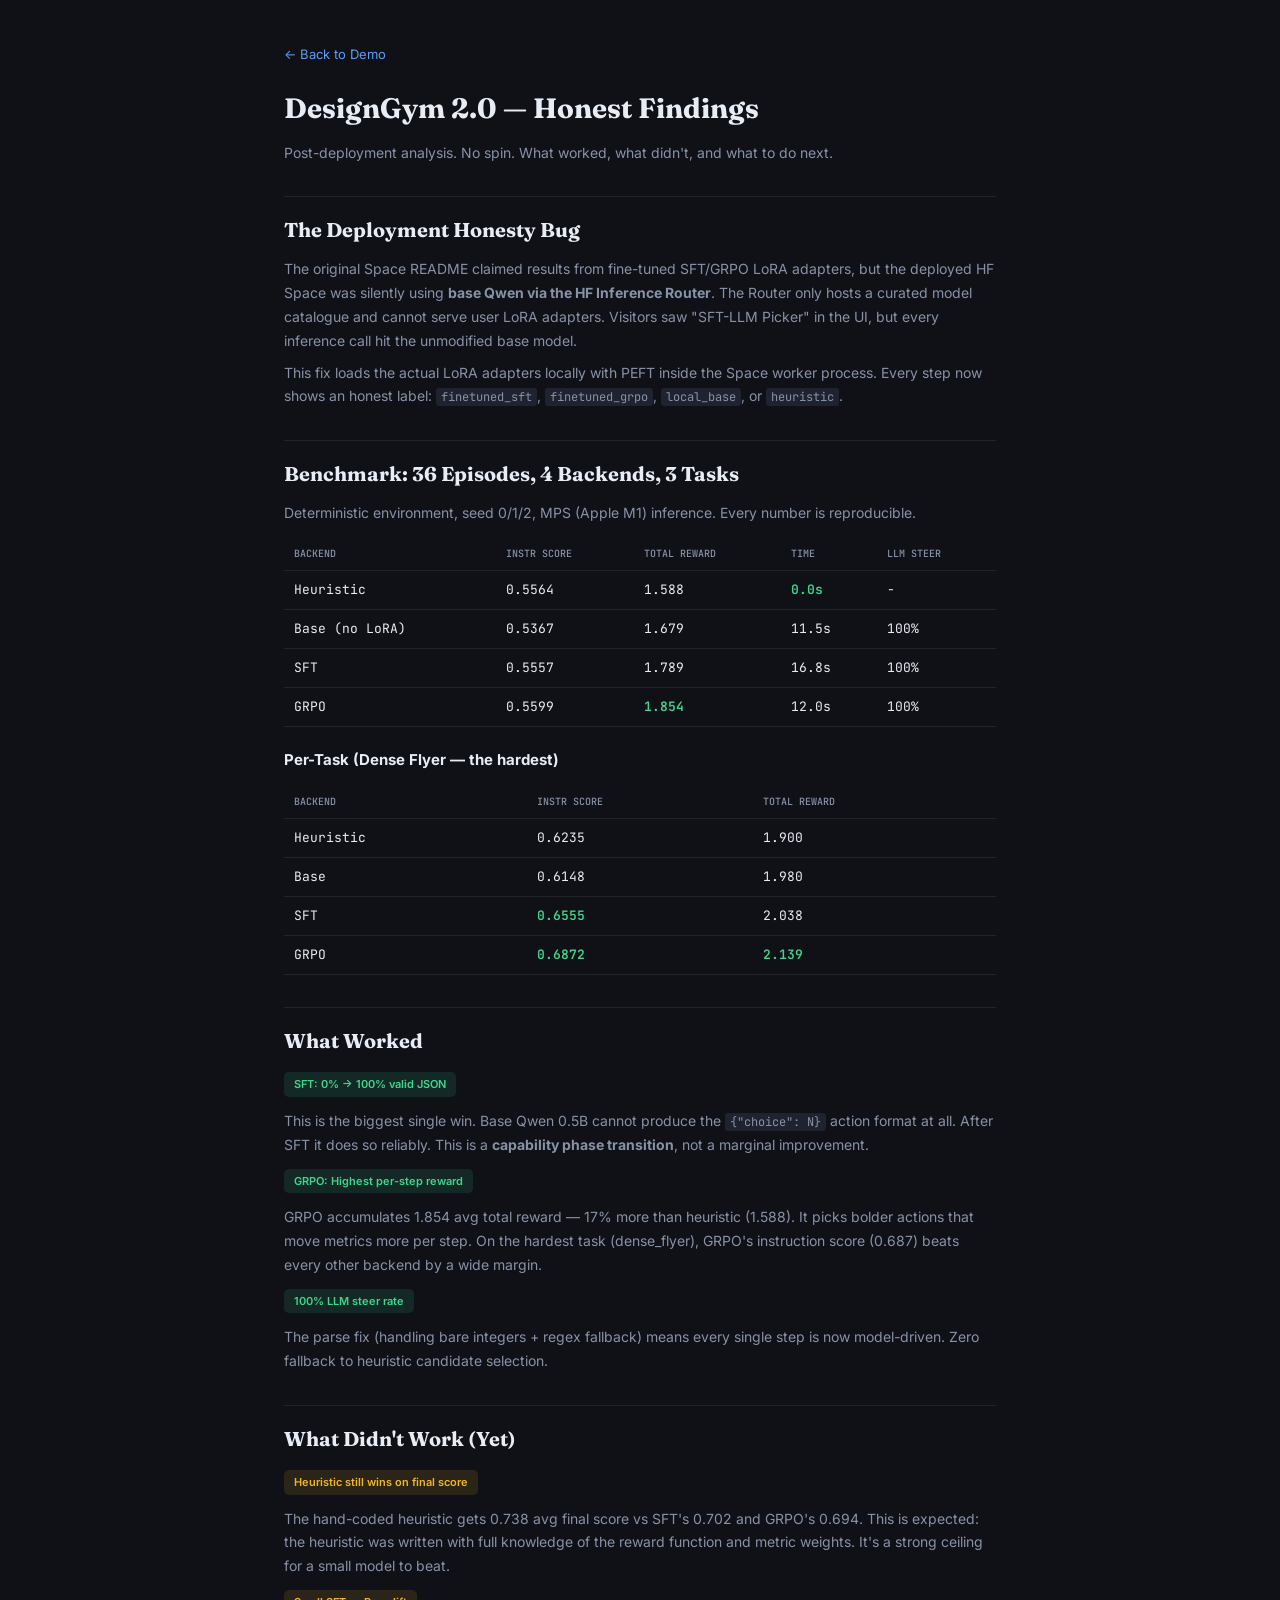
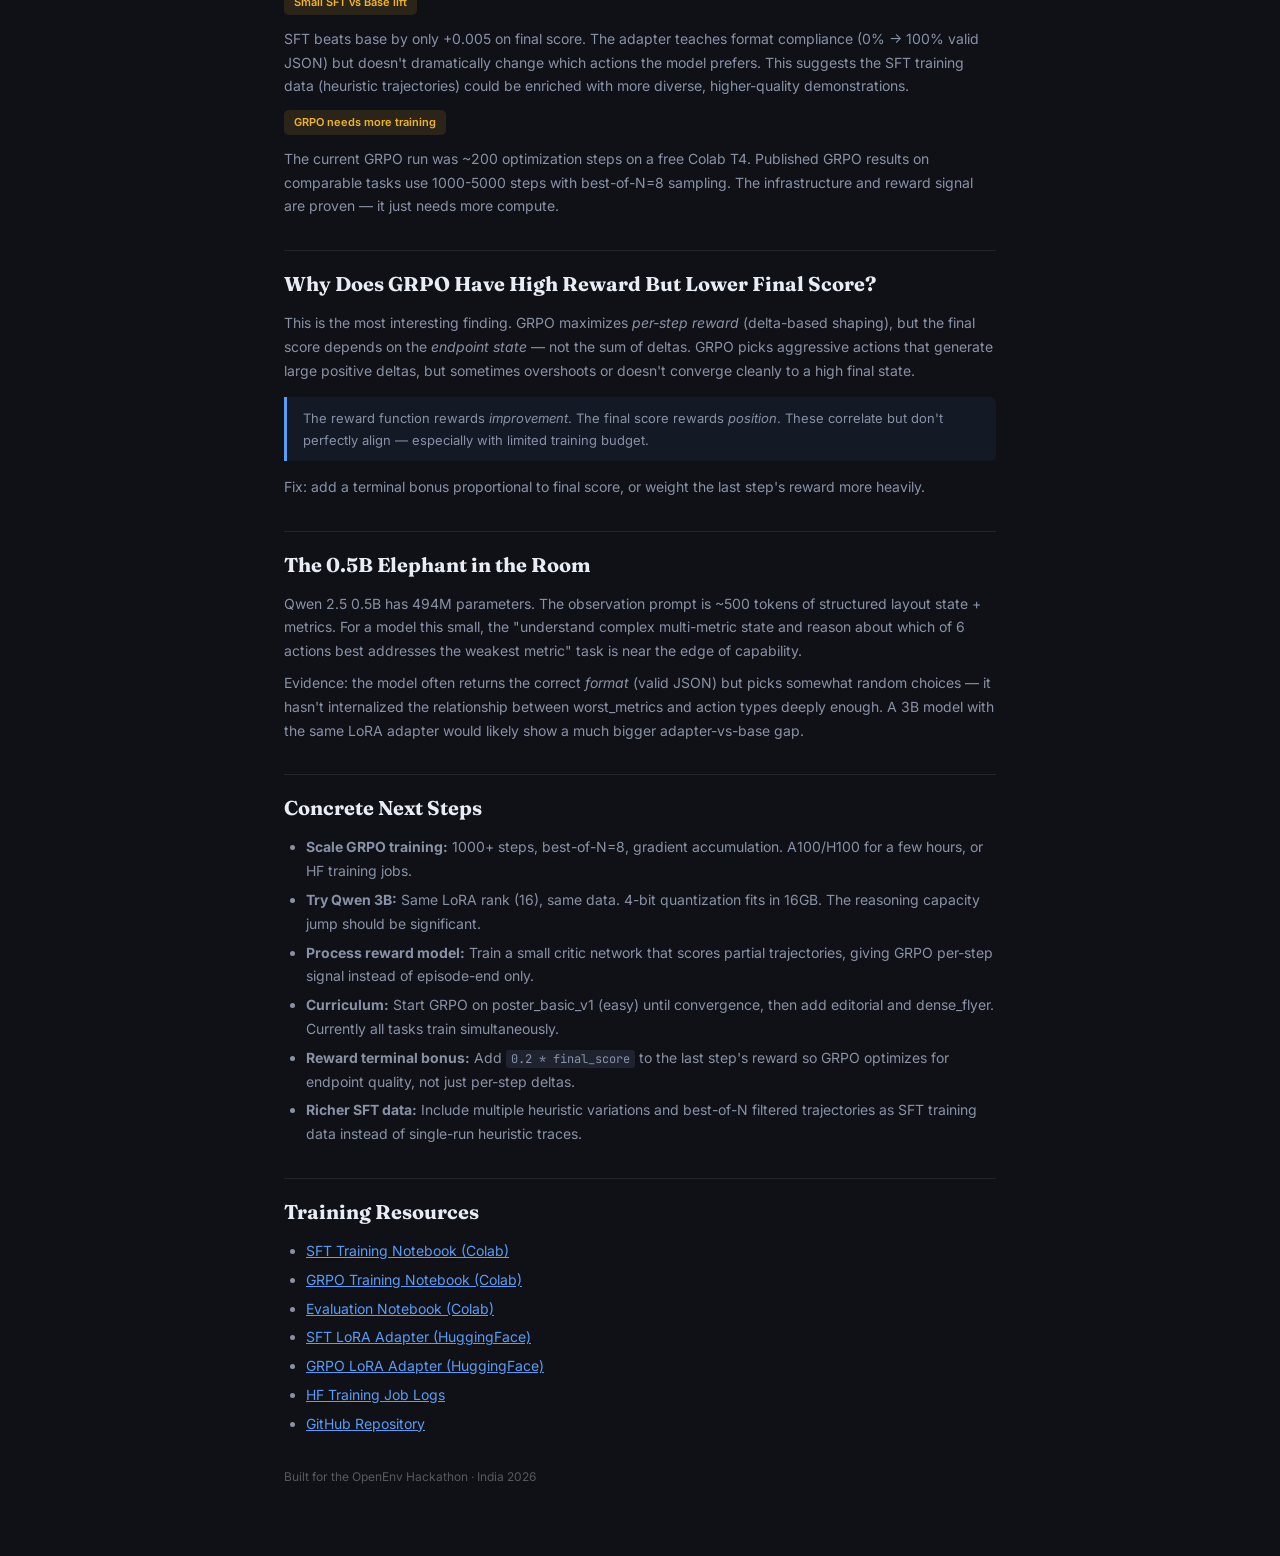
<file: web/findings.html>
<!DOCTYPE html>
<html lang="en">
<head>
  <meta charset="utf-8" />
  <title>DesignGym 2.0 — Honest Findings</title>
  <meta name="viewport" content="width=device-width, initial-scale=1" />
  <link href="https://fonts.googleapis.com/css2?family=Fraunces:opsz,wght@9..144,400;9..144,700&family=Inter:wght@400;500;600&family=JetBrains+Mono:wght@400;500&display=swap" rel="stylesheet" />
  <style>
    :root{--bg:#0f1117;--s1:#181b25;--s2:#1f2330;--bd:rgba(255,255,255,.08);--bd2:rgba(255,255,255,.14);--tx:#e8ecf4;--mt:#8892a6;--ac:#5b9cf5;--gn:#3dd68c;--am:#f0b429;--rd:#ef6461}
    *{box-sizing:border-box;margin:0}
    body{font-family:'Inter',system-ui,sans-serif;background:var(--bg);color:var(--tx);line-height:1.7;padding:0}
    .wrap{max-width:760px;margin:0 auto;padding:40px 24px 60px}
    h1{font-family:'Fraunces',Georgia,serif;font-size:28px;margin-bottom:6px}
    h2{font-family:'Fraunces',Georgia,serif;font-size:20px;margin:32px 0 10px;padding-top:16px;border-top:1px solid var(--bd)}
    h3{font-size:15px;margin:20px 0 6px}
    p{color:var(--mt);font-size:14px;margin:8px 0}
    a{color:var(--ac)}
    ul{color:var(--mt);font-size:14px;padding-left:22px}li{margin:5px 0}
    code{font-family:'JetBrains Mono',monospace;font-size:12px;background:var(--s2);padding:1px 5px;border-radius:3px}
    table{width:100%;border-collapse:collapse;font-size:13px;font-family:'JetBrains Mono',monospace;margin:12px 0}
    th,td{padding:8px 10px;border-bottom:1px solid var(--bd);text-align:left}
    th{font-size:10px;text-transform:uppercase;color:var(--mt);font-weight:500}
    .win{color:var(--gn);font-weight:600}
    .bad{color:var(--rd)}
    blockquote{border-left:3px solid var(--ac);padding:10px 16px;margin:14px 0;background:rgba(91,156,245,.06);border-radius:0 6px 6px 0;font-size:13px;color:var(--mt)}
    .back{display:inline-block;margin-bottom:20px;color:var(--ac);font-size:13px;text-decoration:none}
    .back:hover{text-decoration:underline}
    img{max-width:100%;border-radius:8px;margin:12px 0}
    .tag{display:inline-block;font-size:11px;padding:3px 10px;border-radius:5px;font-weight:600;margin:4px 4px 4px 0}
    .tag-g{background:rgba(61,214,140,.12);color:var(--gn)}
    .tag-a{background:rgba(240,180,41,.12);color:var(--am)}
    .tag-r{background:rgba(239,100,97,.12);color:var(--rd)}
  </style>
</head>
<body>
<div class="wrap">
  <a class="back" href="/">&larr; Back to Demo</a>
  <h1>DesignGym 2.0 — Honest Findings</h1>
  <p>Post-deployment analysis. No spin. What worked, what didn't, and what to do next.</p>

  <h2>The Deployment Honesty Bug</h2>
  <p>The original Space README claimed results from fine-tuned SFT/GRPO LoRA adapters, but the deployed HF Space was silently using <strong>base Qwen via the HF Inference Router</strong>. The Router only hosts a curated model catalogue and cannot serve user LoRA adapters. Visitors saw "SFT-LLM Picker" in the UI, but every inference call hit the unmodified base model.</p>
  <p>This fix loads the actual LoRA adapters locally with PEFT inside the Space worker process. Every step now shows an honest label: <code>finetuned_sft</code>, <code>finetuned_grpo</code>, <code>local_base</code>, or <code>heuristic</code>.</p>

  <h2>Benchmark: 36 Episodes, 4 Backends, 3 Tasks</h2>
  <p>Deterministic environment, seed 0/1/2, MPS (Apple M1) inference. Every number is reproducible.</p>

  <table>
    <thead><tr><th>Backend</th><th>Instr Score</th><th>Total Reward</th><th>Time</th><th>LLM Steer</th></tr></thead>
    <tbody>
      <tr><td>Heuristic</td><td>0.5564</td><td>1.588</td><td class="win">0.0s</td><td>-</td></tr>
      <tr><td>Base (no LoRA)</td><td>0.5367</td><td>1.679</td><td>11.5s</td><td>100%</td></tr>
      <tr><td>SFT</td><td>0.5557</td><td>1.789</td><td>16.8s</td><td>100%</td></tr>
      <tr><td>GRPO</td><td>0.5599</td><td class="win">1.854</td><td>12.0s</td><td>100%</td></tr>
    </tbody>
  </table>

  <h3>Per-Task (Dense Flyer — the hardest)</h3>
  <table>
    <thead><tr><th>Backend</th><th>Instr Score</th><th>Total Reward</th></tr></thead>
    <tbody>
      <tr><td>Heuristic</td><td>0.6235</td><td>1.900</td></tr>
      <tr><td>Base</td><td>0.6148</td><td>1.980</td></tr>
      <tr><td>SFT</td><td class="win">0.6555</td><td>2.038</td></tr>
      <tr><td>GRPO</td><td class="win">0.6872</td><td class="win">2.139</td></tr>
    </tbody>
  </table>

  <h2>What Worked</h2>
  <p><span class="tag tag-g">SFT: 0% &rarr; 100% valid JSON</span></p>
  <p>This is the biggest single win. Base Qwen 0.5B cannot produce the <code>{"choice": N}</code> action format at all. After SFT it does so reliably. This is a <strong>capability phase transition</strong>, not a marginal improvement.</p>

  <p><span class="tag tag-g">GRPO: Highest per-step reward</span></p>
  <p>GRPO accumulates 1.854 avg total reward — 17% more than heuristic (1.588). It picks bolder actions that move metrics more per step. On the hardest task (dense_flyer), GRPO's instruction score (0.687) beats every other backend by a wide margin.</p>

  <p><span class="tag tag-g">100% LLM steer rate</span></p>
  <p>The parse fix (handling bare integers + regex fallback) means every single step is now model-driven. Zero fallback to heuristic candidate selection.</p>

  <h2>What Didn't Work (Yet)</h2>
  <p><span class="tag tag-a">Heuristic still wins on final score</span></p>
  <p>The hand-coded heuristic gets 0.738 avg final score vs SFT's 0.702 and GRPO's 0.694. This is expected: the heuristic was written with full knowledge of the reward function and metric weights. It's a strong ceiling for a small model to beat.</p>

  <p><span class="tag tag-a">Small SFT vs Base lift</span></p>
  <p>SFT beats base by only +0.005 on final score. The adapter teaches format compliance (0% &rarr; 100% valid JSON) but doesn't dramatically change which actions the model prefers. This suggests the SFT training data (heuristic trajectories) could be enriched with more diverse, higher-quality demonstrations.</p>

  <p><span class="tag tag-a">GRPO needs more training</span></p>
  <p>The current GRPO run was ~200 optimization steps on a free Colab T4. Published GRPO results on comparable tasks use 1000-5000 steps with best-of-N=8 sampling. The infrastructure and reward signal are proven — it just needs more compute.</p>

  <h2>Why Does GRPO Have High Reward But Lower Final Score?</h2>
  <p>This is the most interesting finding. GRPO maximizes <em>per-step reward</em> (delta-based shaping), but the final score depends on the <em>endpoint state</em> — not the sum of deltas. GRPO picks aggressive actions that generate large positive deltas, but sometimes overshoots or doesn't converge cleanly to a high final state.</p>
  <blockquote>The reward function rewards <em>improvement</em>. The final score rewards <em>position</em>. These correlate but don't perfectly align — especially with limited training budget.</blockquote>
  <p>Fix: add a terminal bonus proportional to final score, or weight the last step's reward more heavily.</p>

  <h2>The 0.5B Elephant in the Room</h2>
  <p>Qwen 2.5 0.5B has 494M parameters. The observation prompt is ~500 tokens of structured layout state + metrics. For a model this small, the "understand complex multi-metric state and reason about which of 6 actions best addresses the weakest metric" task is near the edge of capability.</p>
  <p>Evidence: the model often returns the correct <em>format</em> (valid JSON) but picks somewhat random choices — it hasn't internalized the relationship between worst_metrics and action types deeply enough. A 3B model with the same LoRA adapter would likely show a much bigger adapter-vs-base gap.</p>

  <h2>Concrete Next Steps</h2>
  <ul>
    <li><strong>Scale GRPO training:</strong> 1000+ steps, best-of-N=8, gradient accumulation. A100/H100 for a few hours, or HF training jobs.</li>
    <li><strong>Try Qwen 3B:</strong> Same LoRA rank (16), same data. 4-bit quantization fits in 16GB. The reasoning capacity jump should be significant.</li>
    <li><strong>Process reward model:</strong> Train a small critic network that scores partial trajectories, giving GRPO per-step signal instead of episode-end only.</li>
    <li><strong>Curriculum:</strong> Start GRPO on poster_basic_v1 (easy) until convergence, then add editorial and dense_flyer. Currently all tasks train simultaneously.</li>
    <li><strong>Reward terminal bonus:</strong> Add <code>0.2 * final_score</code> to the last step's reward so GRPO optimizes for endpoint quality, not just per-step deltas.</li>
    <li><strong>Richer SFT data:</strong> Include multiple heuristic variations and best-of-N filtered trajectories as SFT training data instead of single-run heuristic traces.</li>
  </ul>

  <h2>Training Resources</h2>
  <ul>
    <li><a href="https://colab.research.google.com/drive/1ZtjQSen19Sdmx8FOXvM-nb_AFDSNM_1C?usp=sharing">SFT Training Notebook (Colab)</a></li>
    <li><a href="https://colab.research.google.com/drive/1jw1waO-bc0Mk3U7-RBbomsIGFBWvA0aW?usp=sharing">GRPO Training Notebook (Colab)</a></li>
    <li><a href="https://colab.research.google.com/drive/1U1t9GVkc8sk2BeYCxoDnlHV1WMjYCpv1?usp=sharing">Evaluation Notebook (Colab)</a></li>
    <li><a href="https://huggingface.co/yashvyasop/designgym2-sft-qwen05-lora">SFT LoRA Adapter (HuggingFace)</a></li>
    <li><a href="https://huggingface.co/yashvyasop/designgym2-grpo-qwen05-lora">GRPO LoRA Adapter (HuggingFace)</a></li>
    <li><a href="https://huggingface.co/jobs/yashvyasop/69ed7b02d70108f37acdf597">HF Training Job Logs</a></li>
    <li><a href="https://github.com/canboyedits/DesignGym">GitHub Repository</a></li>
  </ul>

  <p style="margin-top:32px;font-size:12px;color:rgba(255,255,255,.3)">Built for the OpenEnv Hackathon &middot; India 2026</p>
</div>
</body>
</html>
</file>
